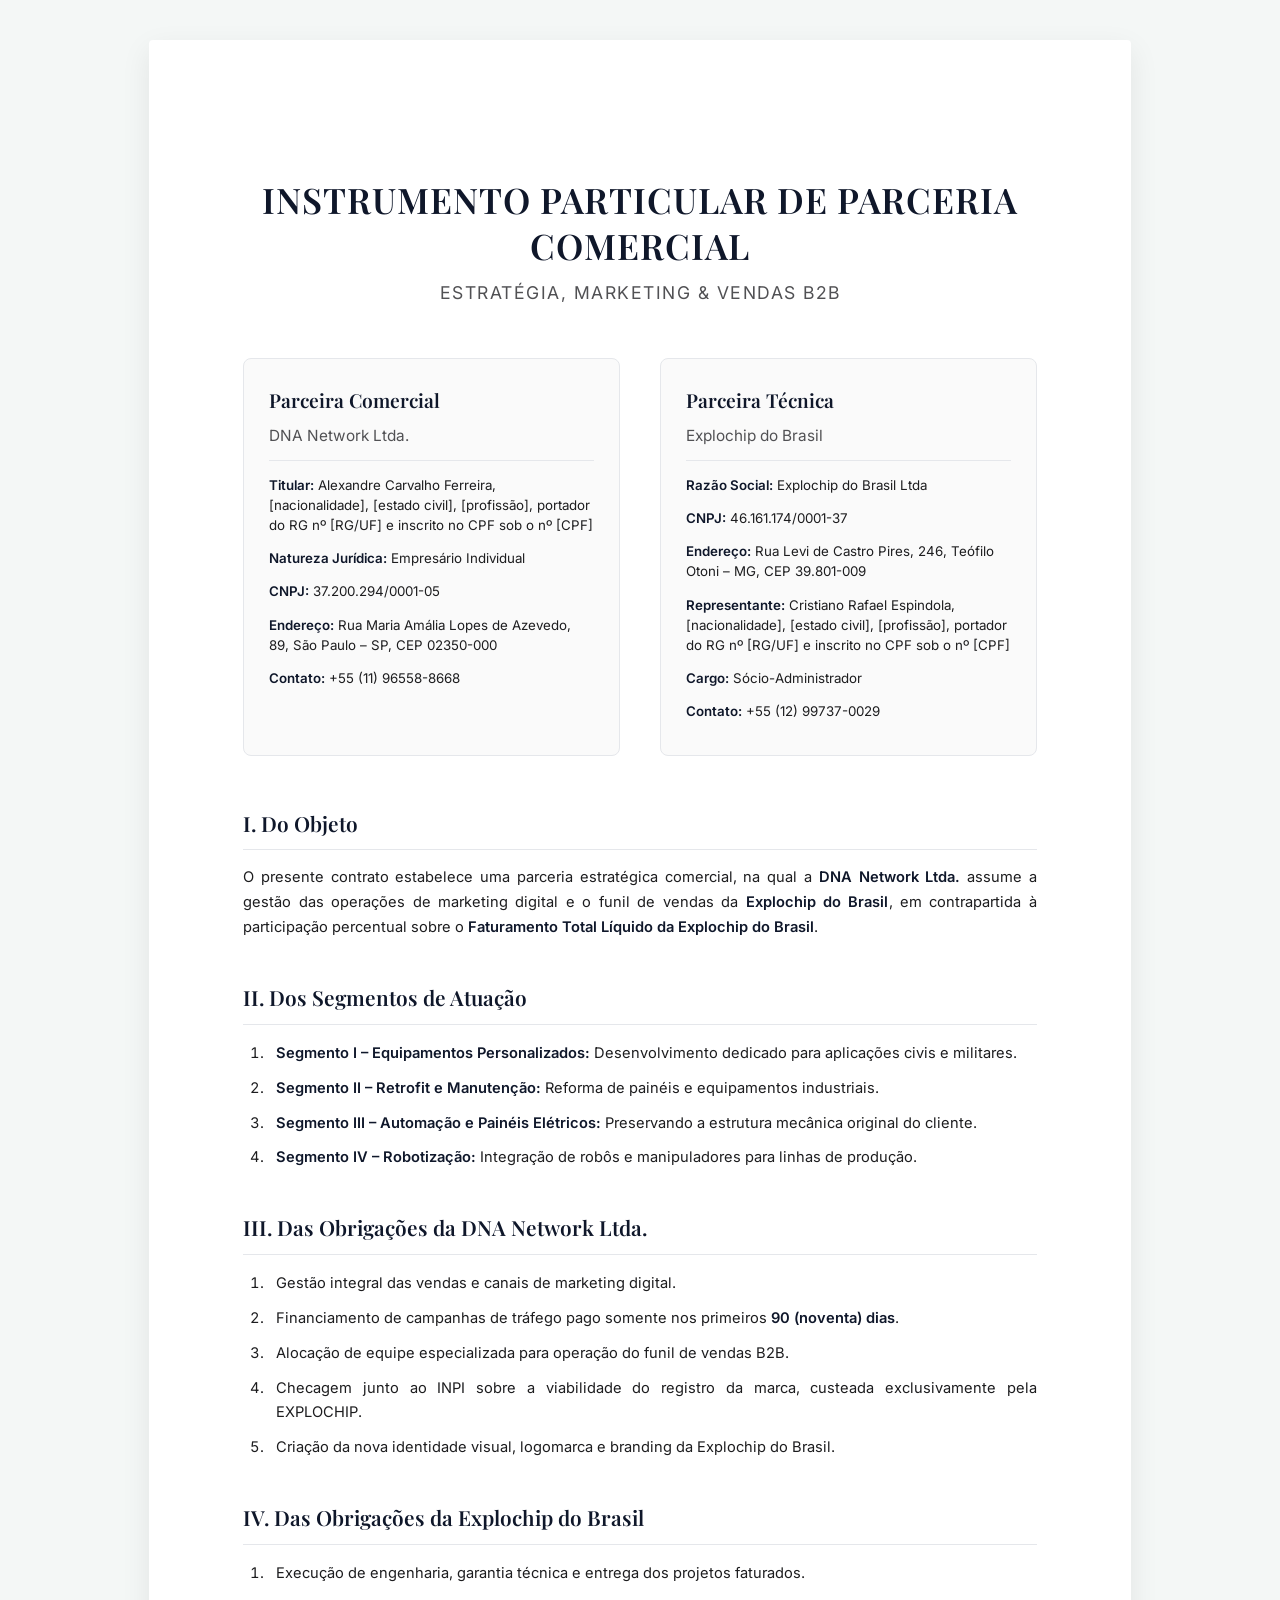
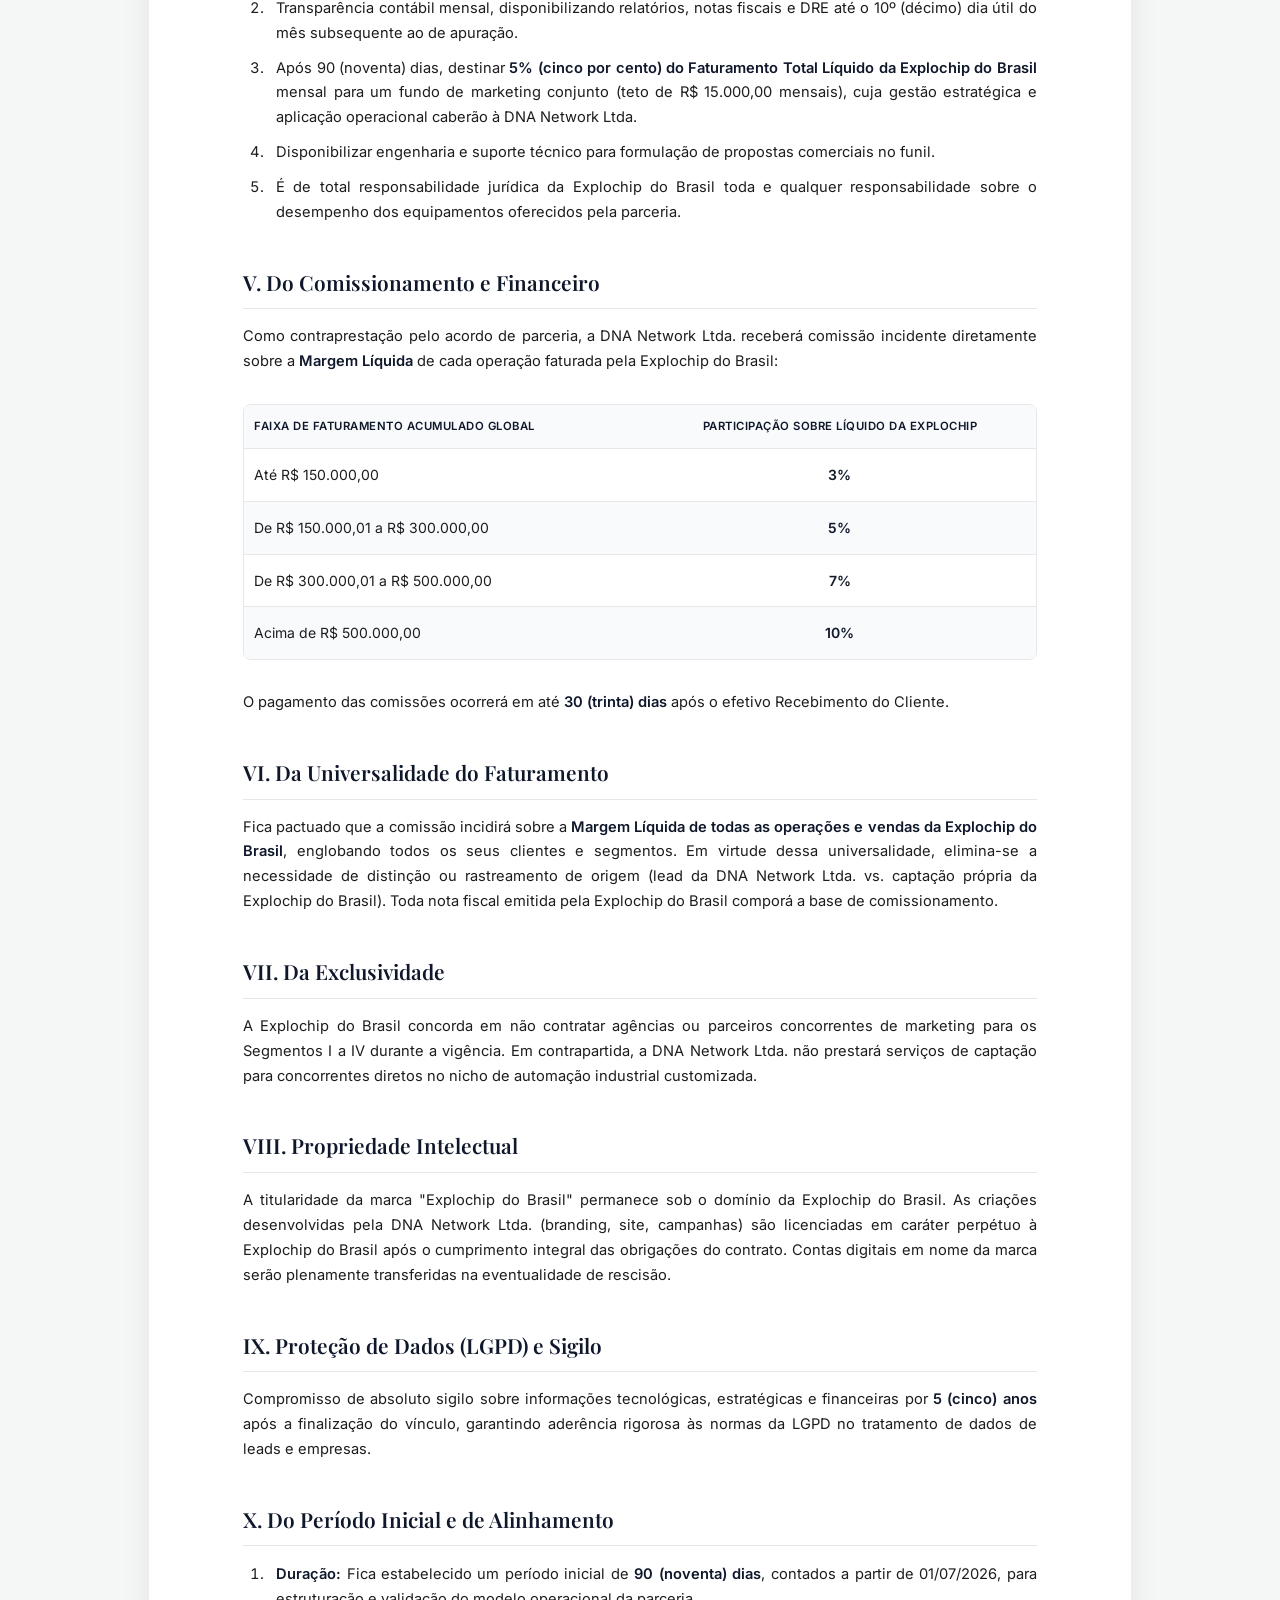
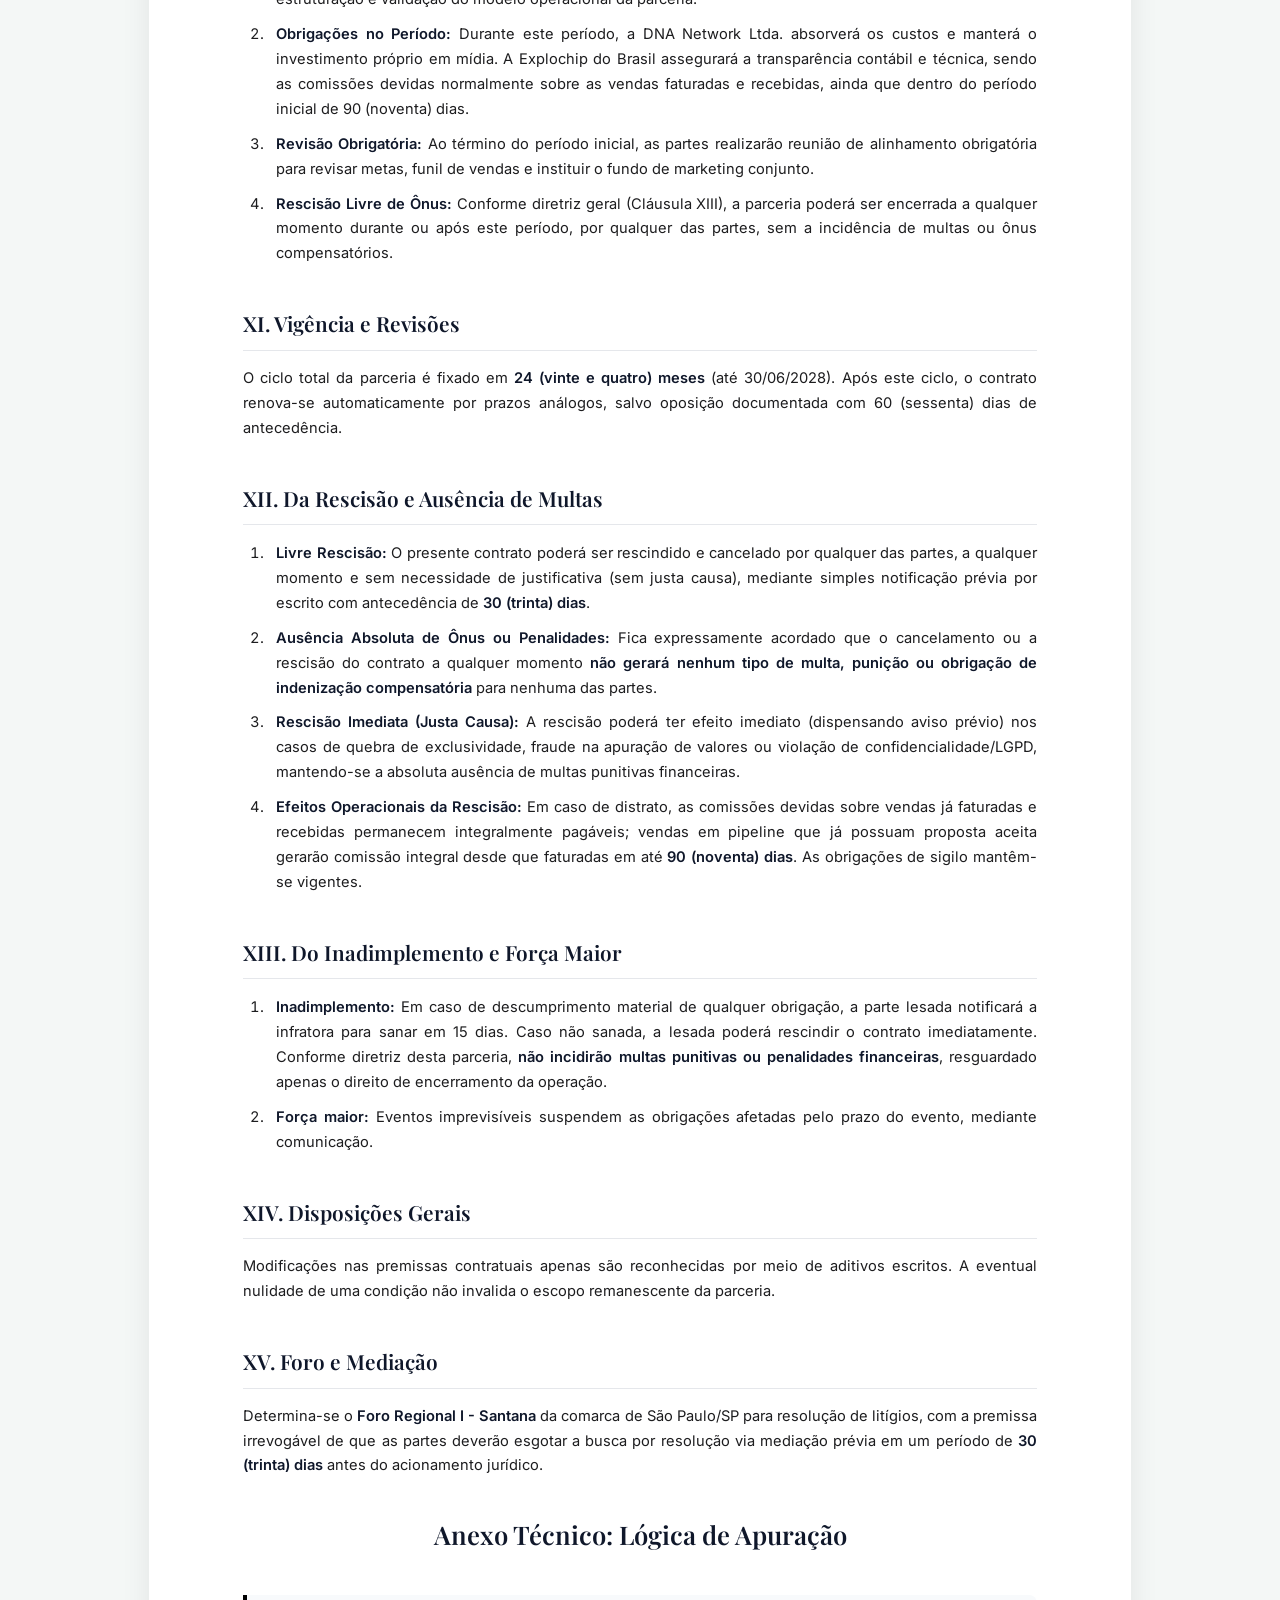
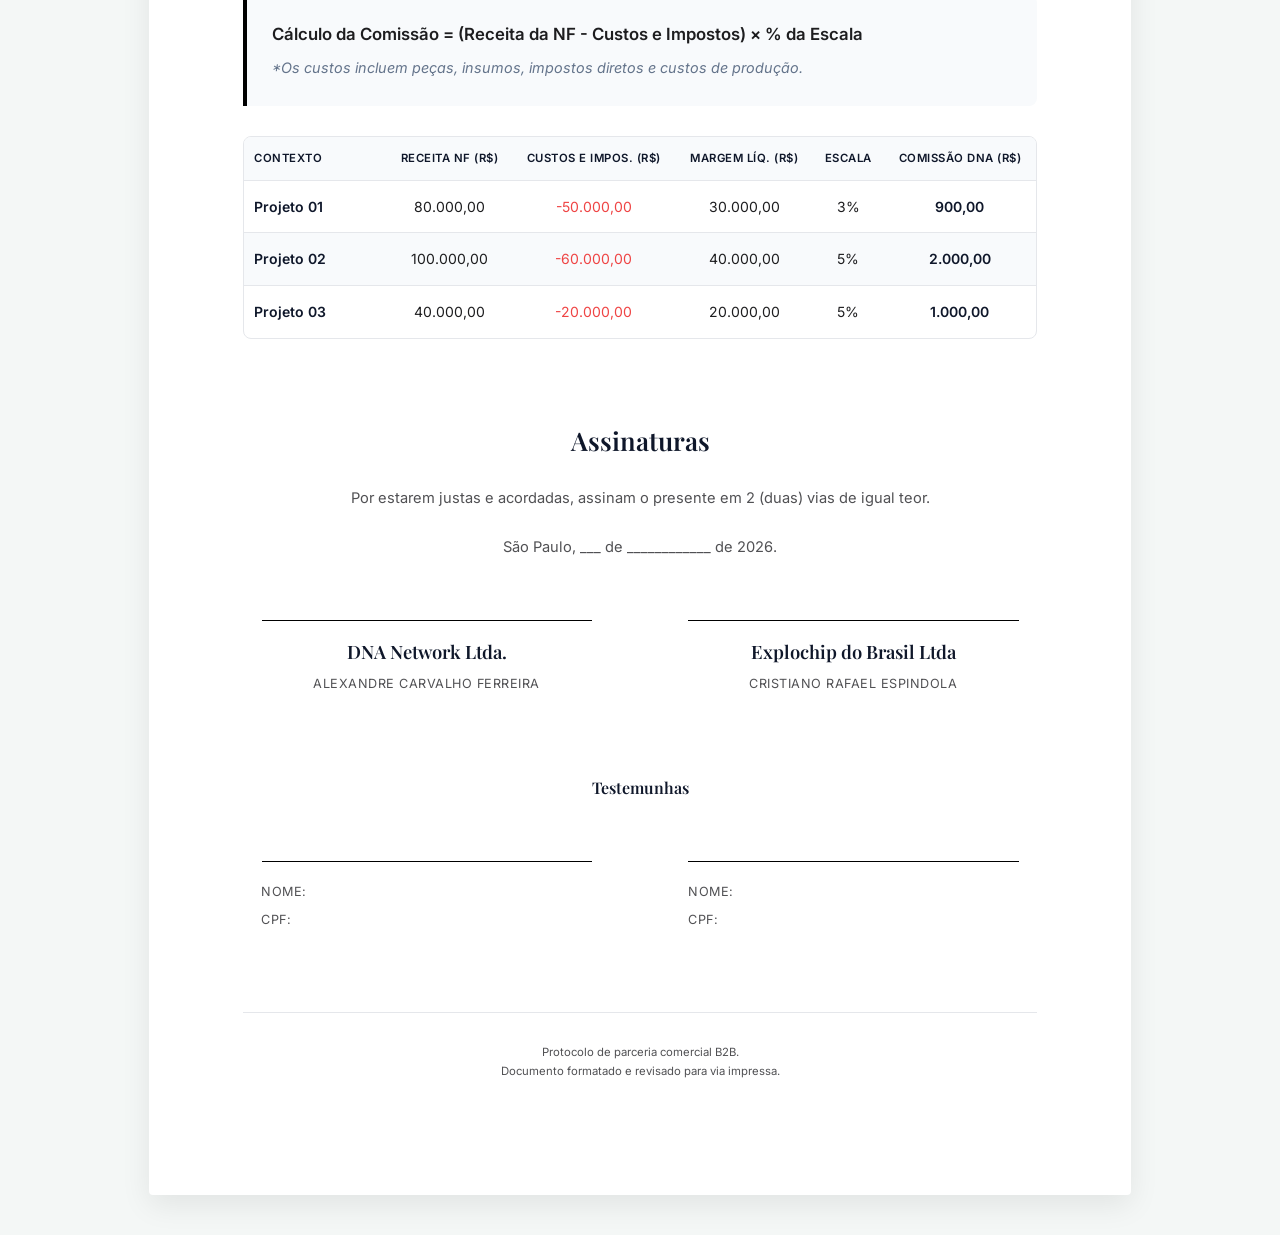
<file: contrato_parceria.html>
<!DOCTYPE html>
<html lang="pt-BR">
<head>
    <meta charset="UTF-8">
    <meta name="viewport" content="width=device-width, initial-scale=1.0">
    <title>Contrato de Parceria - DNA Network Ltda. & Explochip do Brasil</title>
    <link rel="preconnect" href="https://fonts.googleapis.com">
    <link rel="preconnect" href="https://fonts.gstatic.com" crossorigin>
    <link href="https://fonts.googleapis.com/css2?family=Inter:wght@300;400;500;600&family=Playfair+Display:ital,wght@0,500;0,600;0,700;1,500&display=swap" rel="stylesheet">
    <style>
        :root {
            --bg-body: #f4f7f6;
            --bg-paper: #ffffff;
            --text-main: #1d1d1f;
            --text-muted: #515154;
            --text-heading: #0f172a;
            --accent-color: #000000;
            --border-color: #e5e7eb;
        }

        body {
            background-color: var(--bg-body);
            color: var(--text-main);
            font-family: 'Inter', sans-serif;
            font-weight: 400;
            line-height: 1.7;
            margin: 0;
            padding: 40px 20px;
        }

        .container {
            max-width: 210mm; /* A4 Width */
            margin: 0 auto;
            background: var(--bg-paper);
            padding: 30mm 25mm;
            box-shadow: 0 10px 30px rgba(0, 0, 0, 0.08);
            border-radius: 4px;
        }

        h1, h2, h3, h4 {
            font-family: 'Playfair Display', serif;
            color: var(--text-heading);
            font-weight: 600;
        }

        h1 {
            font-size: 2.2rem;
            text-align: center;
            margin-bottom: 10px;
            text-transform: uppercase;
            letter-spacing: 1px;
            line-height: 1.3;
        }

        .subtitle {
            text-align: center;
            font-size: 1.1rem;
            color: var(--text-muted);
            margin-bottom: 50px;
            letter-spacing: 1.5px;
            text-transform: uppercase;
            font-family: 'Inter', sans-serif;
        }

        h3 {
            font-size: 1.3rem;
            margin-top: 40px;
            margin-bottom: 15px;
            border-bottom: 1px solid var(--border-color);
            padding-bottom: 8px;
        }

        p, li {
            font-size: 11pt;
            margin-bottom: 15px;
            text-align: justify;
        }

        ul, ol {
            margin-bottom: 20px;
            padding-left: 25px;
        }

        li {
            padding-left: 8px;
            margin-bottom: 10px;
        }

        strong {
            font-weight: 600;
            color: var(--text-heading);
        }

        /* Parties Grid */
        .parties-grid {
            display: grid;
            grid-template-columns: 1fr 1fr;
            gap: 40px;
            margin-bottom: 50px;
        }

        .party-card {
            border: 1px solid var(--border-color);
            border-radius: 8px;
            padding: 25px;
            background-color: #fafafa;
        }

        .party-card h4 {
            margin-top: 0;
            font-size: 1.2rem;
            margin-bottom: 15px;
            border-bottom: 1px solid var(--border-color);
            padding-bottom: 10px;
        }

        .party-card p {
            font-size: 10pt;
            margin-bottom: 8px;
            line-height: 1.5;
            text-align: left;
        }

        /* Tables */
        .table-container {
            margin: 30px 0;
            border-radius: 8px;
            border: 1px solid var(--border-color);
            overflow: hidden;
        }

        table {
            width: 100%;
            border-collapse: collapse;
            font-size: 10.5pt;
        }

        th, td {
            padding: 14px 10px;
            text-align: left;
            border-bottom: 1px solid var(--border-color);
        }
        
        tbody tr:nth-child(even) {
            background-color: #f8fafc;
        }

        th {
            background-color: #f8fafc;
            font-weight: 600;
            color: var(--text-heading);
            text-transform: uppercase;
            font-size: 8.5pt;
            letter-spacing: 0.5px;
            line-height: 1.3;
            white-space: nowrap;
        }

        tr:last-child td {
            border-bottom: none;
        }

        .text-center { text-align: center; }
        .text-right { text-align: right; }

        /* Formula Box */
        .formula-box {
            background-color: #f8fafc;
            border-left: 4px solid var(--accent-color);
            padding: 25px;
            border-radius: 0 8px 8px 0;
            margin: 30px 0;
            font-size: 10.5pt;
        }

        /* Clauses layout */
        .clause {
            margin-bottom: 35px;
        }
        
        .clause h3 {
            page-break-after: avoid;
        }

        /* Signatures */
        .signature-section {
            margin-top: 80px;
            page-break-inside: avoid;
        }

        .signature-grid {
            display: grid;
            grid-template-columns: 1fr 1fr;
            gap: 60px;
            margin-top: 60px;
            page-break-inside: avoid;
        }

        .signature-box {
            text-align: center;
            page-break-inside: avoid;
        }

        .signature-line {
            height: 1px;
            background-color: var(--accent-color);
            margin-bottom: 15px;
            width: 90%;
            margin-left: auto;
            margin-right: auto;
        }

        .signature-name {
            font-family: 'Playfair Display', serif;
            font-weight: 600;
            color: var(--text-heading);
            font-size: 1.15rem;
        }

        .signature-role {
            font-size: 9.5pt;
            color: var(--text-muted);
            margin-top: 5px;
            text-transform: uppercase;
            letter-spacing: 0.5px;
        }

        .witness-section {
            margin-top: 80px;
            page-break-inside: avoid;
        }

        .footer {
            text-align: center;
            margin-top: 80px;
            padding-top: 30px;
            border-top: 1px solid var(--border-color);
            font-size: 8.5pt;
            color: var(--text-muted);
        }

        /* Print Utilities */
        .page-break {
            page-break-before: always;
        }

        @media print {
            @page {
                margin: 2cm;
            }
            body {
                background-color: transparent;
                padding: 0;
                color: #000;
                font-size: 10pt;
                line-height: 1.4;
            }
            .container {
                box-shadow: none;
                padding: 0;
                max-width: 100%;
                margin: 0;
            }
            
            /* Compress Margins for Print */
            h1 { font-size: 1.6rem; margin-bottom: 5px; }
            .subtitle { margin-bottom: 25px; font-size: 10pt; }
            h3 { margin-top: 25px; margin-bottom: 10px; font-size: 1.1rem; }
            p, li { margin-bottom: 10px; font-size: 10pt; }
            .parties-grid { margin-bottom: 25px; gap: 20px; }
            .party-card { padding: 15px; }
            .party-card h4 { margin-bottom: 10px; font-size: 1.1rem; }
            .clause { margin-bottom: 15px; }
            .table-container { margin: 15px 0; }
            table { font-size: 9.5pt; }
            th, td { padding: 10px 12px; }
            .formula-box { margin: 15px 0; padding: 15px; font-size: 9.5pt; }
            .signature-section { margin-top: 40px; }
            .signature-grid { margin-top: 40px; gap: 30px; }
            .witness-section { margin-top: 40px; }
            .footer { margin-top: 30px; padding-top: 15px; }
            
            /* Smart Page Breaks */
            h1, h2, h3, h4, h5, h6 { 
                page-break-after: avoid; 
                break-after: avoid;
            }
            table, img, .party-card, .formula-box, .signature-box, .witness-section { 
                page-break-inside: avoid; 
                break-inside: avoid;
            }
            ul, ol, dl { 
                page-break-before: avoid; 
                break-before: avoid;
            }
            .page-break { 
                page-break-before: always; 
                break-before: always;
            }
            .clause {
                page-break-inside: auto;
            }
        }
    </style>
</head>
<body>

    <div class="container">
        <h1>Instrumento Particular de Parceria Comercial</h1>
        <div class="subtitle">Estratégia, Marketing & Vendas B2B</div>

        <div class="parties-grid">
            <div class="party-card">
                <h4>Parceira Comercial<br><span style="font-size:0.8em; color:#515154; font-family:'Inter', sans-serif; font-weight:normal;">DNA Network Ltda.</span></h4>
                <p><strong>Titular:</strong> Alexandre Carvalho Ferreira, [nacionalidade], [estado civil], [profissão], portador do RG nº [RG/UF] e inscrito no CPF sob o nº [CPF]</p>
                <p><strong>Natureza Jurídica:</strong> Empresário Individual</p>
                <p><strong>CNPJ:</strong> 37.200.294/0001-05</p>
                <p><strong>Endereço:</strong> Rua Maria Amália Lopes de Azevedo, 89, São Paulo – SP, CEP 02350-000</p>
                <p><strong>Contato:</strong> +55 (11) 96558-8668</p>
            </div>
            
            <div class="party-card">
                <h4>Parceira Técnica<br><span style="font-size:0.8em; color:#515154; font-family:'Inter', sans-serif; font-weight:normal;">Explochip do Brasil</span></h4>
                <p><strong>Razão Social:</strong> Explochip do Brasil Ltda</p>
                <p><strong>CNPJ:</strong> 46.161.174/0001-37</p>
                <p><strong>Endereço:</strong> Rua Levi de Castro Pires, 246, Teófilo Otoni – MG, CEP 39.801-009</p>
                <p><strong>Representante:</strong> Cristiano Rafael Espindola, [nacionalidade], [estado civil], [profissão], portador do RG nº [RG/UF] e inscrito no CPF sob o nº [CPF]</p>
                <p><strong>Cargo:</strong> Sócio-Administrador</p>
                <p><strong>Contato:</strong> +55 (12) 99737-0029</p>
            </div>
        </div>

        

        <div class="clause">
            <h3>I. Do Objeto</h3>
            <p>O presente contrato estabelece uma parceria estratégica comercial, na qual a <strong>DNA Network Ltda.</strong> assume a gestão das operações de marketing digital e o funil de vendas da <strong>Explochip do Brasil</strong>, em contrapartida à participação percentual sobre o <strong>Faturamento Total Líquido da Explochip do Brasil</strong>.</p>
        </div>

        <div class="clause">
            <h3>II. Dos Segmentos de Atuação</h3>
            <ol>
                <li><strong>Segmento I – Equipamentos Personalizados:</strong> Desenvolvimento dedicado para aplicações civis e militares.</li>
                <li><strong>Segmento II – Retrofit e Manutenção:</strong> Reforma de painéis e equipamentos industriais.</li>
                <li><strong>Segmento III – Automação e Painéis Elétricos:</strong> Preservando a estrutura mecânica original do cliente.</li>
                <li><strong>Segmento IV – Robotização:</strong> Integração de robôs e manipuladores para linhas de produção.</li>
            </ol>
        </div>

        <div class="clause">
            <h3>III. Das Obrigações da DNA Network Ltda.</h3>
            <ol>
                <li>Gestão integral das vendas e canais de marketing digital.</li>
                <li>Financiamento de campanhas de tráfego pago somente nos primeiros <strong>90 (noventa) dias</strong>.</li>
                <li>Alocação de equipe especializada para operação do funil de vendas B2B.</li>
                <li>Checagem junto ao INPI sobre a viabilidade do registro da marca, custeada exclusivamente pela EXPLOCHIP.</li>
                <li>Criação da nova identidade visual, logomarca e branding da Explochip do Brasil.</li>
            </ol>
        </div>

        <div class="clause">
            <h3>IV. Das Obrigações da Explochip do Brasil</h3>
            <ol>
                <li>Execução de engenharia, garantia técnica e entrega dos projetos faturados.</li>
                <li>Transparência contábil mensal, disponibilizando relatórios, notas fiscais e DRE até o 10º (décimo) dia útil do mês subsequente ao de apuração.</li>
                <li>Após 90 (noventa) dias, destinar <strong>5% (cinco por cento) do Faturamento Total Líquido da Explochip do Brasil</strong> mensal para um fundo de marketing conjunto (teto de R$ 15.000,00 mensais), cuja gestão estratégica e aplicação operacional caberão à DNA Network Ltda.</li>
                <li>Disponibilizar engenharia e suporte técnico para formulação de propostas comerciais no funil.</li>
                <li>É de total responsabilidade jurídica da Explochip do Brasil toda e qualquer responsabilidade sobre o desempenho dos equipamentos oferecidos pela parceria.</li>
            </ol>
        </div>

        <div class="clause">
            <h3>V. Do Comissionamento e Financeiro</h3>
            <p>Como contraprestação pelo acordo de parceria, a DNA Network Ltda. receberá comissão incidente diretamente sobre a <strong>Margem Líquida</strong> de cada operação faturada pela Explochip do Brasil:</p>
            
            <div class="table-container">
                <table>
                    <thead>
                        <tr>
                            <th>Faixa de Faturamento Acumulado Global</th>
                            <th class="text-center">Participação sobre Líquido da EXPLOCHIP</th>
                        </tr>
                    </thead>
                    <tbody>
                        <tr><td>Até R$ 150.000,00</td><td class="text-center"><strong>3%</strong></td></tr>
                        <tr><td>De R$ 150.000,01 a R$ 300.000,00</td><td class="text-center"><strong>5%</strong></td></tr>
                        <tr><td>De R$ 300.000,01 a R$ 500.000,00</td><td class="text-center"><strong>7%</strong></td></tr>
                        <tr><td>Acima de R$ 500.000,00</td><td class="text-center"><strong>10%</strong></td></tr>
                    </tbody>
                </table>
            </div>
            <p>O pagamento das comissões ocorrerá em até <strong>30 (trinta) dias</strong> após o efetivo Recebimento do Cliente.</p>
        </div>

        <div class="clause">
            <h3>VI. Da Universalidade do Faturamento</h3>
            <p>Fica pactuado que a comissão incidirá sobre a <strong>Margem Líquida de todas as operações e vendas da Explochip do Brasil</strong>, englobando todos os seus clientes e segmentos. Em virtude dessa universalidade, elimina-se a necessidade de distinção ou rastreamento de origem (lead da DNA Network Ltda. vs. captação própria da Explochip do Brasil). Toda nota fiscal emitida pela Explochip do Brasil comporá a base de comissionamento.</p>
        </div>

        <div class="clause">
            <h3>VII. Da Exclusividade</h3>
            <p>A Explochip do Brasil concorda em não contratar agências ou parceiros concorrentes de marketing para os Segmentos I a IV durante a vigência. Em contrapartida, a DNA Network Ltda. não prestará serviços de captação para concorrentes diretos no nicho de automação industrial customizada.</p>
        </div>

        <div class="clause">
            <h3>VIII. Propriedade Intelectual</h3>
            <p>A titularidade da marca "Explochip do Brasil" permanece sob o domínio da Explochip do Brasil. As criações desenvolvidas pela DNA Network Ltda. (branding, site, campanhas) são licenciadas em caráter perpétuo à Explochip do Brasil após o cumprimento integral das obrigações do contrato. Contas digitais em nome da marca serão plenamente transferidas na eventualidade de rescisão.</p>
        </div>

        <div class="clause">
            <h3>IX. Proteção de Dados (LGPD) e Sigilo</h3>
            <p>Compromisso de absoluto sigilo sobre informações tecnológicas, estratégicas e financeiras por <strong>5 (cinco) anos</strong> após a finalização do vínculo, garantindo aderência rigorosa às normas da LGPD no tratamento de dados de leads e empresas.</p>
        </div>

        <div class="clause">
            <h3>X. Do Período Inicial e de Alinhamento</h3>
            <ol>
                <li><strong>Duração:</strong> Fica estabelecido um período inicial de <strong>90 (noventa) dias</strong>, contados a partir de 01/07/2026, para estruturação e validação do modelo operacional da parceria.</li>
                <li><strong>Obrigações no Período:</strong> Durante este período, a DNA Network Ltda. absorverá os custos e manterá o investimento próprio em mídia. A Explochip do Brasil assegurará a transparência contábil e técnica, sendo as comissões devidas normalmente sobre as vendas faturadas e recebidas, ainda que dentro do período inicial de 90 (noventa) dias.</li>
                <li><strong>Revisão Obrigatória:</strong> Ao término do período inicial, as partes realizarão reunião de alinhamento obrigatória para revisar metas, funil de vendas e instituir o fundo de marketing conjunto.</li>
                <li><strong>Rescisão Livre de Ônus:</strong> Conforme diretriz geral (Cláusula XIII), a parceria poderá ser encerrada a qualquer momento durante ou após este período, por qualquer das partes, sem a incidência de multas ou ônus compensatórios.</li>
            </ol>
        </div>

        <div class="clause">
            <h3>XI. Vigência e Revisões</h3>
            <p>O ciclo total da parceria é fixado em <strong>24 (vinte e quatro) meses</strong> (até 30/06/2028). Após este ciclo, o contrato renova-se automaticamente por prazos análogos, salvo oposição documentada com 60 (sessenta) dias de antecedência.</p>
        </div>

        <div class="clause">
            <h3>XII. Da Rescisão e Ausência de Multas</h3>
            <ol>
                <li><strong>Livre Rescisão:</strong> O presente contrato poderá ser rescindido e cancelado por qualquer das partes, a qualquer momento e sem necessidade de justificativa (sem justa causa), mediante simples notificação prévia por escrito com antecedência de <strong>30 (trinta) dias</strong>.</li>
                <li><strong>Ausência Absoluta de Ônus ou Penalidades:</strong> Fica expressamente acordado que o cancelamento ou a rescisão do contrato a qualquer momento <strong>não gerará nenhum tipo de multa, punição ou obrigação de indenização compensatória</strong> para nenhuma das partes.</li>
                <li><strong>Rescisão Imediata (Justa Causa):</strong> A rescisão poderá ter efeito imediato (dispensando aviso prévio) nos casos de quebra de exclusividade, fraude na apuração de valores ou violação de confidencialidade/LGPD, mantendo-se a absoluta ausência de multas punitivas financeiras.</li>
                <li><strong>Efeitos Operacionais da Rescisão:</strong> Em caso de distrato, as comissões devidas sobre vendas já faturadas e recebidas permanecem integralmente pagáveis; vendas em pipeline que já possuam proposta aceita gerarão comissão integral desde que faturadas em até <strong>90 (noventa) dias</strong>. As obrigações de sigilo mantêm-se vigentes.</li>
            </ol>
        </div>

        <div class="clause">
            <h3>XIII. Do Inadimplemento e Força Maior</h3>
            <ol>
                <li><strong>Inadimplemento:</strong> Em caso de descumprimento material de qualquer obrigação, a parte lesada notificará a infratora para sanar em 15 dias. Caso não sanada, a lesada poderá rescindir o contrato imediatamente. Conforme diretriz desta parceria, <strong>não incidirão multas punitivas ou penalidades financeiras</strong>, resguardado apenas o direito de encerramento da operação.</li>
                <li><strong>Força maior:</strong> Eventos imprevisíveis suspendem as obrigações afetadas pelo prazo do evento, mediante comunicação.</li>
            </ol>
        </div>

        <div class="clause">
            <h3>XIV. Disposições Gerais</h3>
            <p>Modificações nas premissas contratuais apenas são reconhecidas por meio de aditivos escritos. A eventual nulidade de uma condição não invalida o escopo remanescente da parceria.</p>
        </div>

        <div class="clause">
            <h3>XV. Foro e Mediação</h3>
            <p>Determina-se o <strong>Foro Regional I - Santana</strong> da comarca de São Paulo/SP para resolução de litígios, com a premissa irrevogável de que as partes deverão esgotar a busca por resolução via mediação prévia em um período de <strong>30 (trinta) dias</strong> antes do acionamento jurídico.</p>
        </div>

        <!-- Anexos Técnicos (Page Break for Print) -->
        <div class="page-break"></div>

        <h3 style="margin-top: 20px; text-align: center; border: none; font-size: 1.6rem;">Anexo Técnico: Lógica de Apuração</h3>
        
        <div class="formula-box">
            <strong style="color: var(--primary-color); font-size: 1.05rem;">Cálculo da Comissão = (Receita da NF - Custos e Impostos) × % da Escala</strong>
            <div style="margin-top: 8px; font-size: 0.9rem; color: #64748b;">
                <em>*Os custos incluem peças, insumos, impostos diretos e custos de produção.</em>
            </div>
        </div>
        
        <div class="table-container">
            <table>
                <thead>
                    <tr>
                        <th style="width: 18%;">Contexto</th>
                        <th class="text-center">Receita NF (R$)</th>
                        <th class="text-center">Custos e Impos. (R$)</th>
                        <th class="text-center">Margem Líq. (R$)</th>
                        <th class="text-center">Escala</th>
                        <th class="text-center">Comissão DNA (R$)</th>
                    </tr>
                </thead>
                <tbody>
                    <tr>
                        <td><strong>Projeto 01</strong></td>
                        <td class="text-center">80.000,00</td>
                        <td class="text-center" style="color: #ef4444;">-50.000,00</td>
                        <td class="text-center">30.000,00</td>
                        <td class="text-center">3%</td>
                        <td class="text-center" style="color: #059669;"><strong>900,00</strong></td>
                    </tr>
                    <tr>
                        <td><strong>Projeto 02</strong></td>
                        <td class="text-center">100.000,00</td>
                        <td class="text-center" style="color: #ef4444;">-60.000,00</td>
                        <td class="text-center">40.000,00</td>
                        <td class="text-center">5%</td>
                        <td class="text-center" style="color: #059669;"><strong>2.000,00</strong></td>
                    </tr>
                    <tr>
                        <td><strong>Projeto 03</strong></td>
                        <td class="text-center">40.000,00</td>
                        <td class="text-center" style="color: #ef4444;">-20.000,00</td>
                        <td class="text-center">20.000,00</td>
                        <td class="text-center">5%</td>
                        <td class="text-center" style="color: #059669;"><strong>1.000,00</strong></td>
                    </tr>
                </tbody>
            </table>
        </div>

        <div class="signature-section">
            <h3 style="text-align: center; border: none; font-size: 1.6rem;">Assinaturas</h3>
            <p style="text-align: center; color: var(--text-muted); margin-bottom: 50px;">
                Por estarem justas e acordadas, assinam o presente em 2 (duas) vias de igual teor.<br><br>
                São Paulo, ___ de ____________ de 2026.
            </p>
            
            <div class="signature-grid">
                <div class="signature-box">
                    <div class="signature-line"></div>
                    <div class="signature-name">DNA Network Ltda.</div>
                    <div class="signature-role">Alexandre Carvalho Ferreira</div>
                </div>
                <div class="signature-box">
                    <div class="signature-line"></div>
                    <div class="signature-name">Explochip do Brasil Ltda</div>
                    <div class="signature-role">Cristiano Rafael Espindola</div>
                </div>
            </div>

            <div class="witness-section">
                <h4 style="text-align: center; margin-bottom: 40px; border-bottom: none;">Testemunhas</h4>
                <div class="signature-grid">
                    <div class="signature-box">
                        <div class="signature-line"></div>
                        <div style="text-align: left; padding-left: 5%;">
                            <span class="signature-role">Nome:</span><br>
                            <span class="signature-role">CPF:</span>
                        </div>
                    </div>
                    <div class="signature-box">
                        <div class="signature-line"></div>
                        <div style="text-align: left; padding-left: 5%;">
                            <span class="signature-role">Nome:</span><br>
                            <span class="signature-role">CPF:</span>
                        </div>
                    </div>
                </div>
            </div>
        </div>

        <div class="footer">
            Protocolo de parceria comercial B2B.<br>
            Documento formatado e revisado para via impressa.
        </div>
    </div>

</body>
</html>
</file>
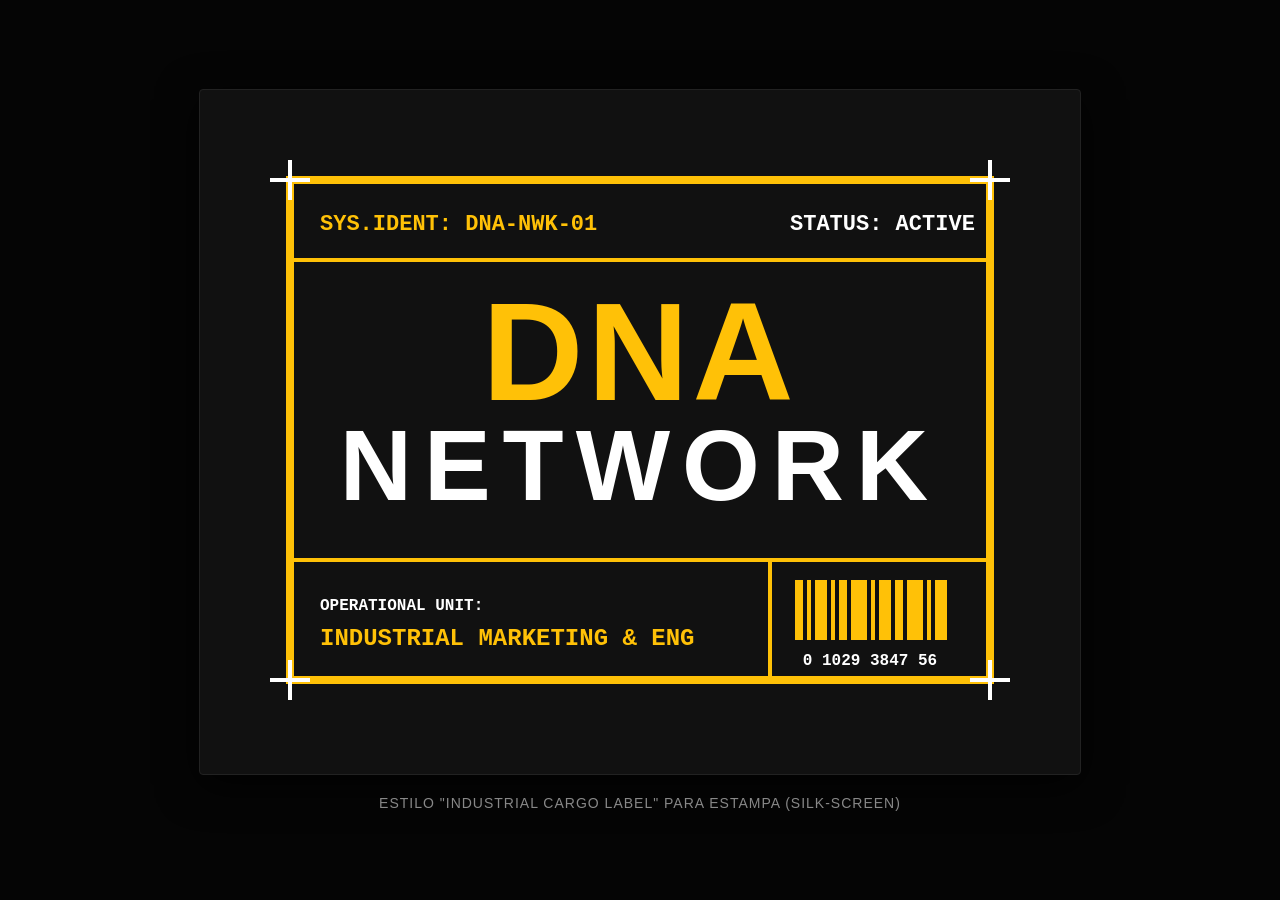
<file: logo_estampa.html>
<!DOCTYPE html>
<html lang="pt-BR">
<head>
    <meta charset="UTF-8">
    <title>DNA Network - T-Shirt Graphic (Industrial Label)</title>
    <style>
        body {
            background-color: #050505;
            display: flex;
            flex-direction: column;
            justify-content: center;
            align-items: center;
            height: 100vh;
            margin: 0;
            font-family: sans-serif;
            color: #888;
        }
        .container {
            background: #111;
            padding: 40px;
            border-radius: 4px;
            box-shadow: 0 10px 40px rgba(0,0,0,0.8);
            border: 1px solid #222;
        }
        svg {
            width: 800px;
            height: auto;
        }
        .desc {
            margin-top: 20px;
            font-size: 14px;
            text-align: center;
            letter-spacing: 1px;
        }
    </style>
</head>
<body>
    <div class="container">
        <svg viewBox="0 0 800 600" xmlns="http://www.w3.org/2000/svg">
            <!-- Background for preview (can be removed for actual transparent t-shirt print) -->
            <rect width="100%" height="100%" fill="#111" />
            
            <!-- T-Shirt Graphic Group -->
            <g transform="translate(50, 50)" fill="none" stroke="#FFC107">
                
                <!-- Outer Frame (Heavy Duty Crate Style) -->
                <rect x="0" y="0" width="700" height="500" stroke-width="8" />
                
                <!-- Registration / Crop Marks (Analog print feel) -->
                <path d="M-20,0 L20,0 M0,-20 L0,20 M720,0 L680,0 M700,-20 L700,20 M-20,500 L20,500 M0,520 L0,480 M720,500 L680,500 M700,520 L700,480" stroke-width="4" stroke="#ffffff" />
                
                <!-- Technical Grid Lines -->
                <line x1="0" y1="80" x2="700" y2="80" stroke-width="4" />
                <line x1="0" y1="380" x2="700" y2="380" stroke-width="4" />
                <line x1="480" y1="380" x2="480" y2="500" stroke-width="4" />

                <!-- Top Section Text -->
                <text x="30" y="50" font-family="Courier New, monospace" font-size="22" font-weight="bold" fill="#FFC107" stroke="none">SYS.IDENT: DNA-NWK-01</text>
                <text x="500" y="50" font-family="Courier New, monospace" font-size="22" font-weight="bold" fill="#ffffff" stroke="none">STATUS: ACTIVE</text>
                
                <!-- Main Logo Typography (Brutalist) -->
                <text x="350" y="220" text-anchor="middle" font-family="Impact, Arial Black, sans-serif" font-size="140" font-weight="900" fill="#FFC107" stroke="none" letter-spacing="4">DNA</text>
                <text x="350" y="320" text-anchor="middle" font-family="Impact, Arial Black, sans-serif" font-size="100" font-weight="900" fill="#ffffff" stroke="none" letter-spacing="12">NETWORK</text>
                
                <!-- Bottom Left: Descriptor -->
                <text x="30" y="430" font-family="Courier New, monospace" font-size="16" font-weight="bold" fill="#ffffff" stroke="none">OPERATIONAL UNIT:</text>
                <text x="30" y="465" font-family="Courier New, monospace" font-size="24" font-weight="bold" fill="#FFC107" stroke="none">INDUSTRIAL MARKETING & ENG</text>

                <!-- Bottom Right: Barcode simulation for that analog/cargo look -->
                <g transform="translate(505, 400)" fill="#FFC107" stroke="none">
                    <rect x="0" y="0" width="8" height="60" />
                    <rect x="12" y="0" width="4" height="60" />
                    <rect x="20" y="0" width="12" height="60" />
                    <rect x="36" y="0" width="4" height="60" />
                    <rect x="44" y="0" width="8" height="60" />
                    <rect x="56" y="0" width="16" height="60" />
                    <rect x="76" y="0" width="4" height="60" />
                    <rect x="84" y="0" width="12" height="60" />
                    <rect x="100" y="0" width="8" height="60" />
                    <rect x="112" y="0" width="16" height="60" />
                    <rect x="132" y="0" width="4" height="60" />
                    <rect x="140" y="0" width="12" height="60" />
                    <text x="75" y="85" text-anchor="middle" font-family="Courier New, monospace" font-size="16" font-weight="bold" fill="#ffffff">0 1029 3847 56</text>
                </g>
            </g>
        </svg>
    </div>
    <div class="desc">
        ESTILO "INDUSTRIAL CARGO LABEL" PARA ESTAMPA (SILK-SCREEN)
    </div>
</body>
</html>
</file>
